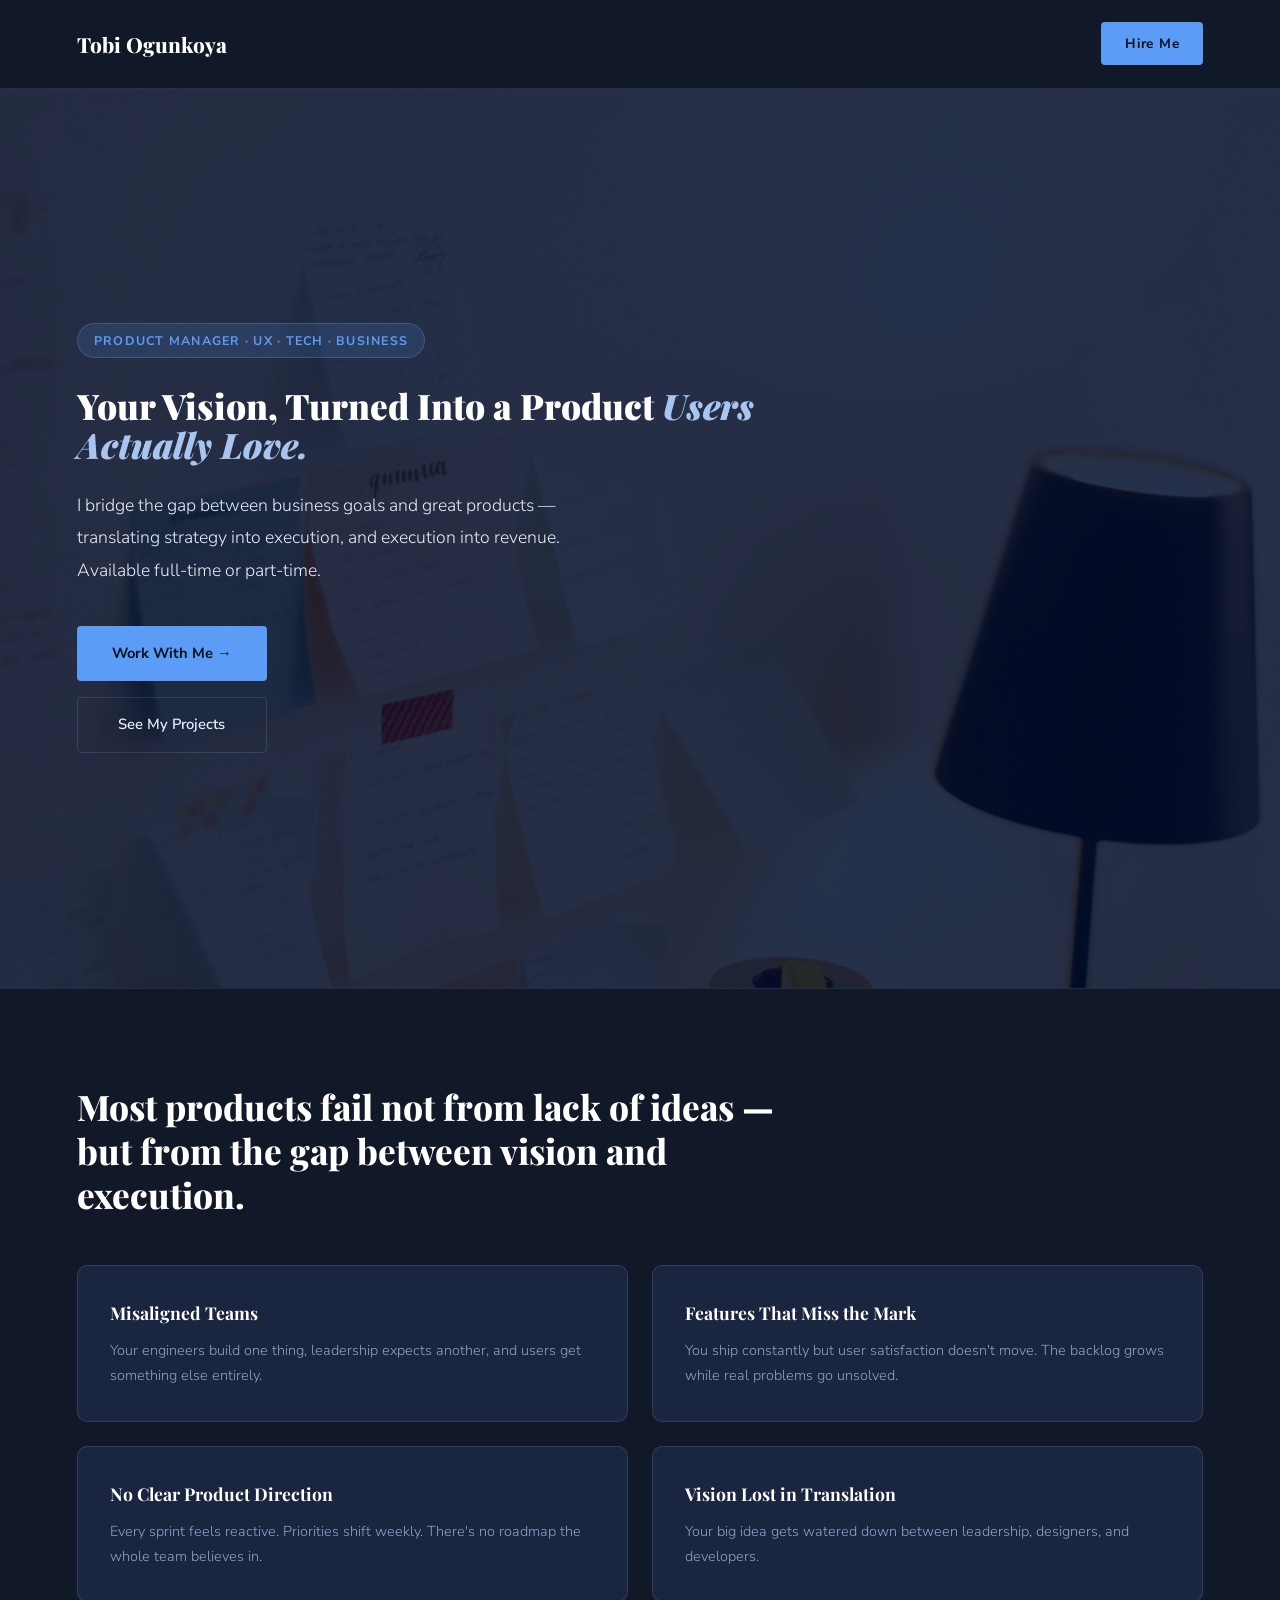
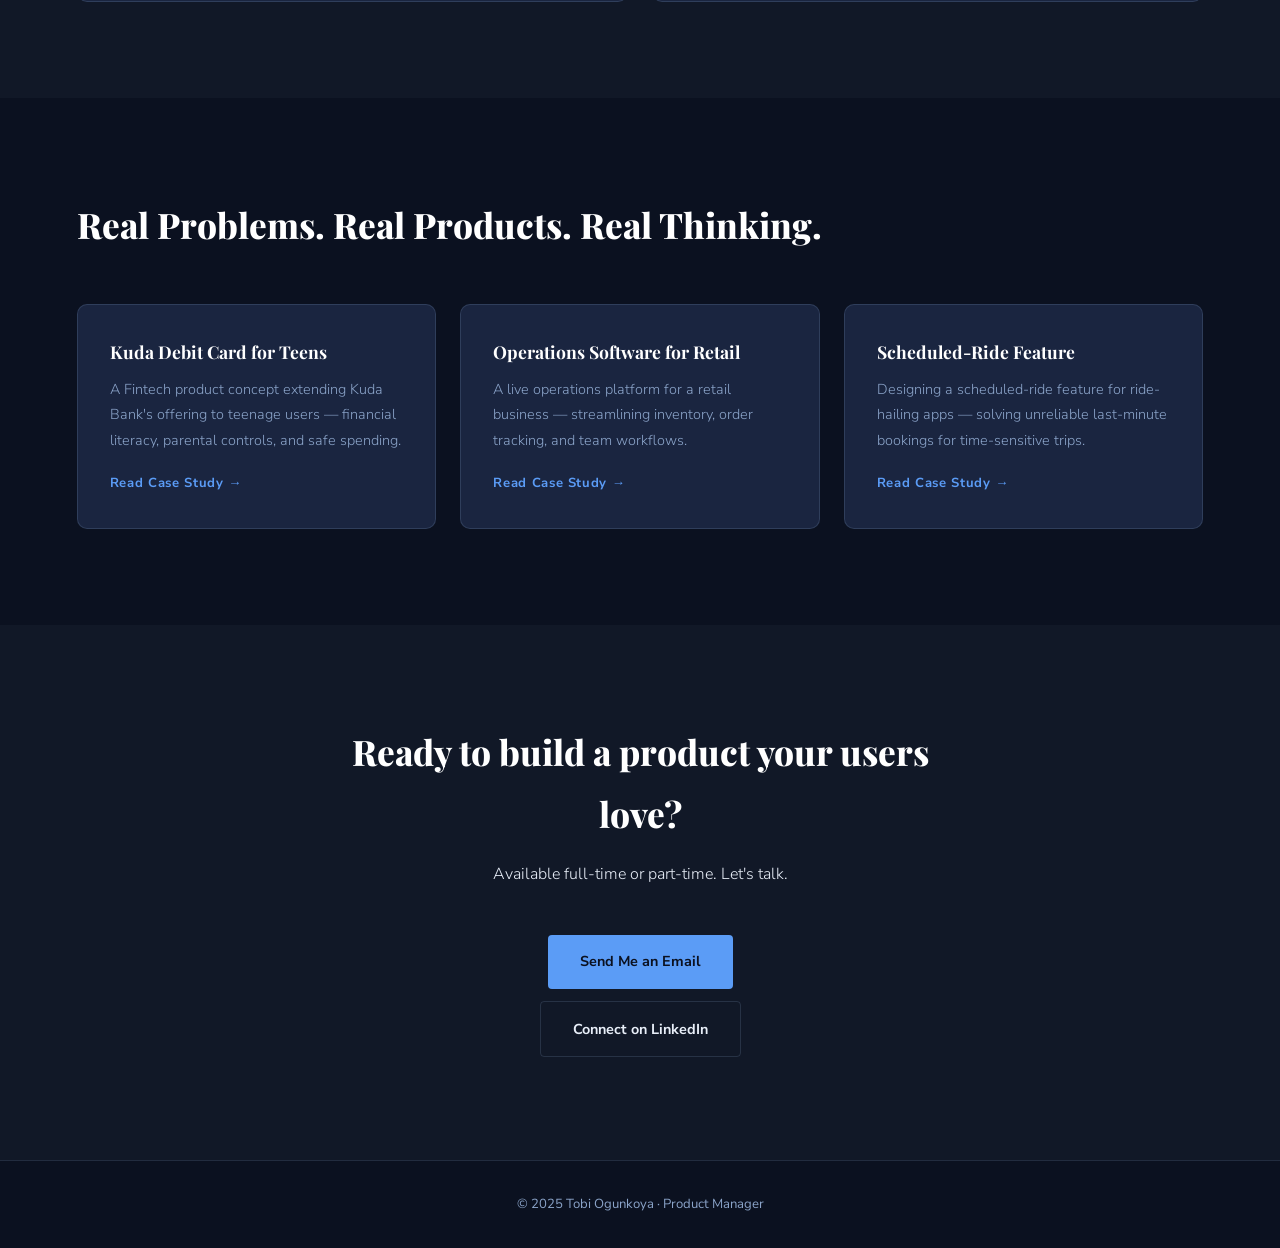
<file: index.html>
<!DOCTYPE html>
<html lang="en">

  <head>
    <meta charset="UTF-8" />
    <meta name="viewport" content="width=device-width, initial-scale=1.0" />
    <title>Tobi Ogunkoya — Product Manager</title>
    <link rel="stylesheet" href="style.css" />
    <link href="https://fonts.googleapis.com/css2?family=Playfair+Display:ital,wght@0,700;0,800;0,900;1,700&family=Nunito+Sans:wght@300;400;600;700&display=swap" rel="stylesheet" />
    <link rel="stylesheet" href="style.css" />
  </head>

  <body>

    <!-- NAVIGATION -->
    <nav>
      <p>Tobi Ogunkoya</p>
      <a href="mailto:connectwithtobi.ogunkoya@gmail.com">Hire Me</a>
    </nav>

    <!-- HERO SECTION -->
<section id="hero">
  <div class="hero-overlay"></div>
  <div class="hero-content">
    <p class="hero-tag">Product Manager · UX · Tech · Business</p>
    <h1>Your Vision, Turned Into a Product <em>Users Actually Love.</em></h1>
    <p class="hero-desc">I bridge the gap between business goals and great products — translating strategy into execution, and execution into revenue. Available full-time or part-time.</p>
    <div class="hero-buttons">
      <a href="mailto:connectwithtobi.ogunkoya@gmail.com" class="btn-primary">Work With Me →</a>
      <a href="#projects" class="btn-outline">See My Projects</a>
    </div>
  </div>
</section>

    <!-- PROBLEMS SECTION -->
    <section id="problems">
      <h2>Most products fail not from lack of ideas — but from the gap between vision and execution.</h2>
      <div class="problem-cards">
        <div class="card">
          <h3>Misaligned Teams</h3>
          <p>Your engineers build one thing, leadership expects another, and users get something else entirely.</p>
        </div>
        <div class="card">
          <h3>Features That Miss the Mark</h3>
          <p>You ship constantly but user satisfaction doesn't move. The backlog grows while real problems go unsolved.</p>
        </div>
        <div class="card">
          <h3>No Clear Product Direction</h3>
          <p>Every sprint feels reactive. Priorities shift weekly. There's no roadmap the whole team believes in.</p>
        </div>
        <div class="card">
          <h3>Vision Lost in Translation</h3>
          <p>Your big idea gets watered down between leadership, designers, and developers.</p>
        </div>
      </div>
    </section>

    <!-- PROJECTS SECTION -->
    <section id="projects">
      <h2>Real Problems. Real Products. Real Thinking.</h2>
      <div class="project-cards">

  <a href="project-kuda.html" class="card">
    <h3>Kuda Debit Card for Teens</h3>
    <p>A Fintech product concept extending Kuda Bank's offering to teenage users — financial literacy, parental controls, and safe spending.</p>
    <span class="card-link">Read Case Study →</span>
  </a>

  <a href="project-retail.html" class="card">
    <h3>Operations Software for Retail</h3>
    <p>A live operations platform for a retail business — streamlining inventory, order tracking, and team workflows.</p>
    <span class="card-link">Read Case Study →</span>
  </a>

  <a href="project-ride.html" class="card">
    <h3>Scheduled-Ride Feature</h3>
    <p>Designing a scheduled-ride feature for ride-hailing apps — solving unreliable last-minute bookings for time-sensitive trips.</p>
    <span class="card-link">Read Case Study →</span>
  </a>

</div>
    </section>

    <!-- CONTACT SECTION -->
    <section id="contact">
      <h2>Ready to build a product your users love?</h2>
      <p>Available full-time or part-time. Let's talk.</p>
      <a href="mailto:connectwithtobi.ogunkoya@gmail.com">Send Me an Email</a>
      <a href="https://www.linkedin.com/in/tobiogunkoya" target="_blank">Connect on LinkedIn</a>
    </section>

    <!-- FOOTER -->
    <footer>
      <p>© 2025 Tobi Ogunkoya · Product Manager</p>
    </footer>
<script>
  const cards = document.querySelectorAll('.card');

  const observer = new IntersectionObserver((entries) => {
    entries.forEach(entry => {
      if (entry.isIntersecting) {
        entry.target.classList.add('visible');
      }
    });
  }, { threshold: 0.15 });

  cards.forEach(card => observer.observe(card));
</script>
  </body>

</html>
</file>
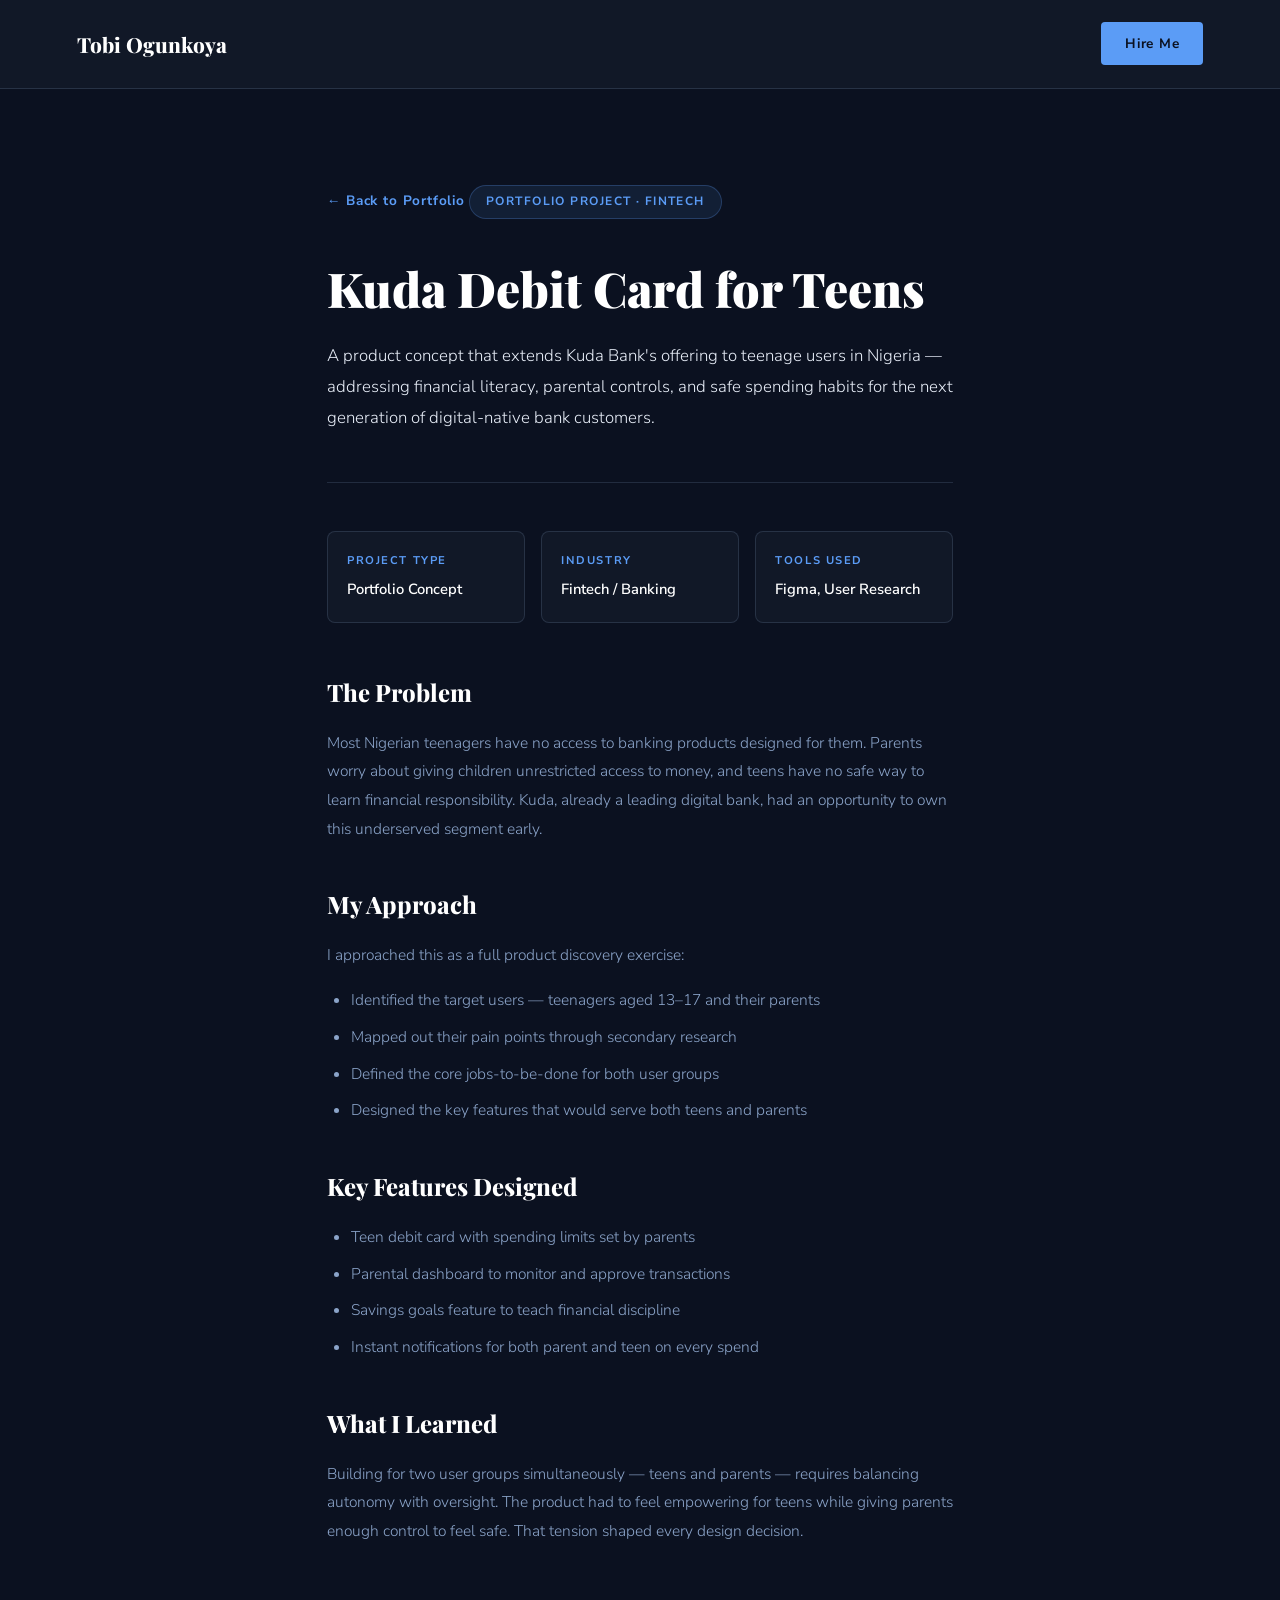
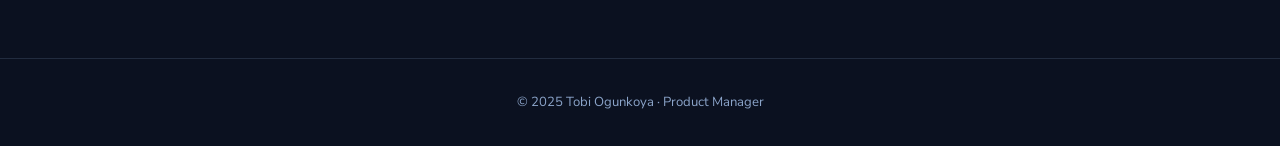
<file: project-kuda.html>
<!DOCTYPE html>
<html lang="en">
<head>
  <meta charset="UTF-8"/>
  <meta name="viewport" content="width=device-width, initial-scale=1.0"/>
  <title>Kuda Debit Card for Teens — Tobi Ogunkoya</title>
  <link href="https://fonts.googleapis.com/css2?family=Playfair+Display:ital,wght@0,700;0,800;0,900;1,700&family=Nunito+Sans:wght@300;400;600;700&display=swap" rel="stylesheet"/>
  <link rel="stylesheet" href="style.css"/>
  <style>
    .case-study {
      max-width: 780px;
      margin: 0 auto;
      padding: 6rem 6%;
    }
    .back-link {
      display: inline-flex;
      align-items: center;
      gap: 0.5rem;
      color: var(--blue-bright);
      text-decoration: none;
      font-weight: 700;
      font-size: 0.85rem;
      letter-spacing: 0.06em;
      margin-bottom: 3rem;
      transition: gap 0.2s;
    }
    .back-link:hover { gap: 0.8rem; }
    .case-tag {
      display: inline-block;
      background: rgba(91,156,246,0.1);
      border: 1px solid rgba(91,156,246,0.25);
      color: var(--blue-bright);
      padding: 0.35rem 1rem;
      border-radius: 40px;
      font-size: 0.75rem;
      font-weight: 700;
      letter-spacing: 0.12em;
      text-transform: uppercase;
      margin-bottom: 1.5rem;
    }
    .case-study h1 {
      font-family: 'Playfair Display', serif;
      font-size: clamp(2rem, 4vw, 3rem);
      font-weight: 900;
      line-height: 1.15;
      color: var(--white);
      margin-bottom: 1.5rem;
    }
    .case-study .intro {
      font-size: 1.05rem;
      color: var(--off-white);
      font-weight: 300;
      line-height: 1.85;
      margin-bottom: 3rem;
      padding-bottom: 3rem;
      border-bottom: 1px solid var(--border);
    }
    .case-study h2 {
      font-family: 'Playfair Display', serif;
      font-size: 1.5rem;
      font-weight: 800;
      color: var(--white);
      margin-bottom: 1rem;
      margin-top: 2.5rem;
    }
    .case-study p {
      font-size: 0.97rem;
      color: var(--muted);
      font-weight: 300;
      line-height: 1.85;
      margin-bottom: 1rem;
    }
    .case-study ul {
      padding-left: 1.5rem;
      margin-bottom: 1rem;
    }
    .case-study ul li {
      font-size: 0.97rem;
      color: var(--muted);
      font-weight: 300;
      line-height: 1.85;
      margin-bottom: 0.5rem;
    }
    .meta-grid {
      display: grid;
      grid-template-columns: repeat(3, 1fr);
      gap: 1rem;
      margin-bottom: 3rem;
    }
    .meta-box {
      background: var(--midnight2);
      border: 1px solid var(--border);
      border-radius: 8px;
      padding: 1.2rem;
    }
    .meta-label {
      font-size: 0.7rem;
      font-weight: 700;
      letter-spacing: 0.14em;
      text-transform: uppercase;
      color: var(--blue-bright);
      margin-bottom: 0.4rem;
    }
    .meta-value {
      font-size: 0.92rem;
      color: var(--white);
      font-weight: 600;
    }
  </style>
</head>
<body>
  <nav>
    <p>Tobi Ogunkoya</p>
    <a href="mailto:connectwithtobi.ogunkoya@gmail.com">Hire Me</a>
  </nav>

  <div class="case-study">
    <a href="index.html" class="back-link">← Back to Portfolio</a>
    <div class="case-tag">Portfolio Project · Fintech</div>
    <h1>Kuda Debit Card for Teens</h1>
    <p class="intro">
      A product concept that extends Kuda Bank's offering to teenage users in Nigeria — addressing financial literacy, parental controls, and safe spending habits for the next generation of digital-native bank customers.
    </p>

    <div class="meta-grid">
      <div class="meta-box">
        <div class="meta-label">Project Type</div>
        <div class="meta-value">Portfolio Concept</div>
      </div>
      <div class="meta-box">
        <div class="meta-label">Industry</div>
        <div class="meta-value">Fintech / Banking</div>
      </div>
      <div class="meta-box">
        <div class="meta-label">Tools Used</div>
        <div class="meta-value">Figma, User Research</div>
      </div>
    </div>

    <h2>The Problem</h2>
    <p>
      Most Nigerian teenagers have no access to banking products designed for them. Parents worry about giving children unrestricted access to money, and teens have no safe way to learn financial responsibility. Kuda, already a leading digital bank, had an opportunity to own this underserved segment early.
    </p>

    <h2>My Approach</h2>
    <p>I approached this as a full product discovery exercise:</p>
    <ul>
      <li>Identified the target users — teenagers aged 13–17 and their parents</li>
      <li>Mapped out their pain points through secondary research</li>
      <li>Defined the core jobs-to-be-done for both user groups</li>
      <li>Designed the key features that would serve both teens and parents</li>
    </ul>

    <h2>Key Features Designed</h2>
    <ul>
      <li>Teen debit card with spending limits set by parents</li>
      <li>Parental dashboard to monitor and approve transactions</li>
      <li>Savings goals feature to teach financial discipline</li>
      <li>Instant notifications for both parent and teen on every spend</li>
    </ul>

    <h2>What I Learned</h2>
    <p>
      Building for two user groups simultaneously — teens and parents — requires balancing autonomy with oversight. The product had to feel empowering for teens while giving parents enough control to feel safe. That tension shaped every design decision.
    </p>
  </div>

  <footer>
    <p>© 2025 Tobi Ogunkoya · Product Manager</p>
  </footer>
</body>
</html>
</file>
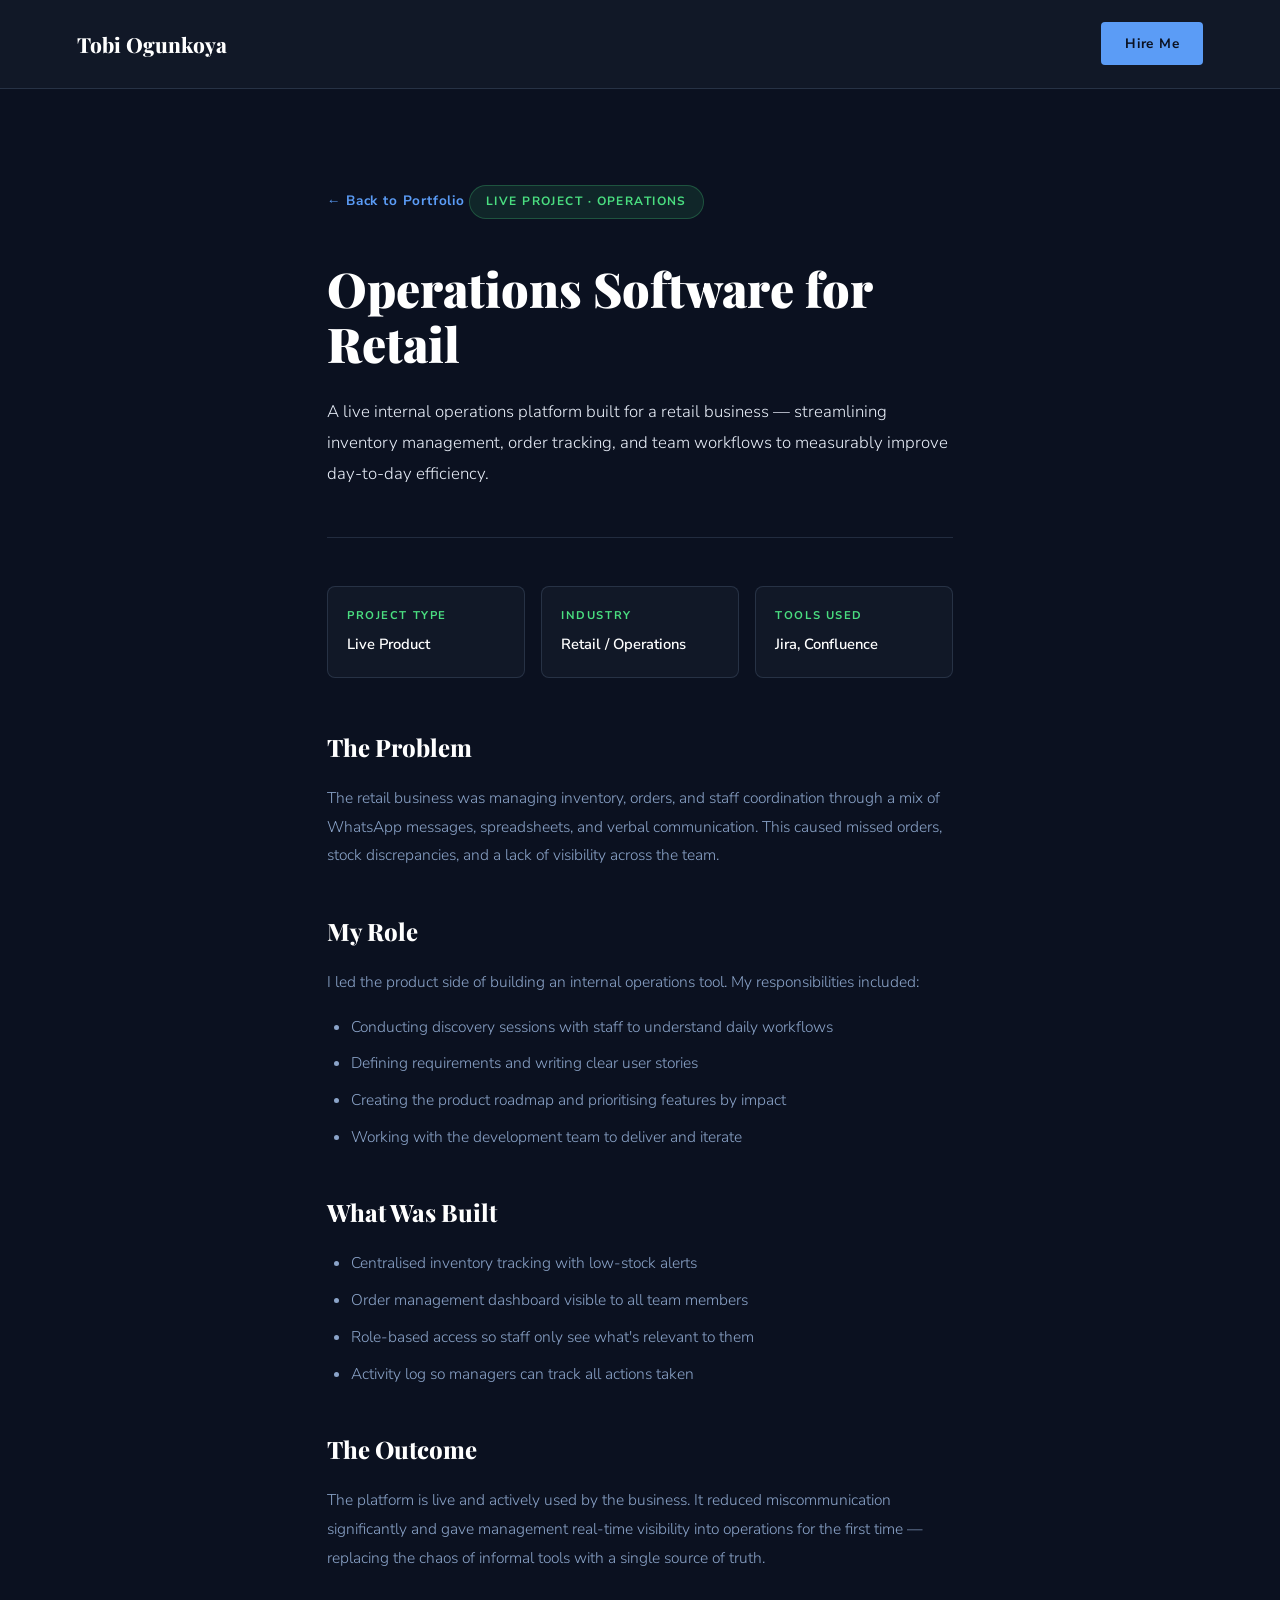
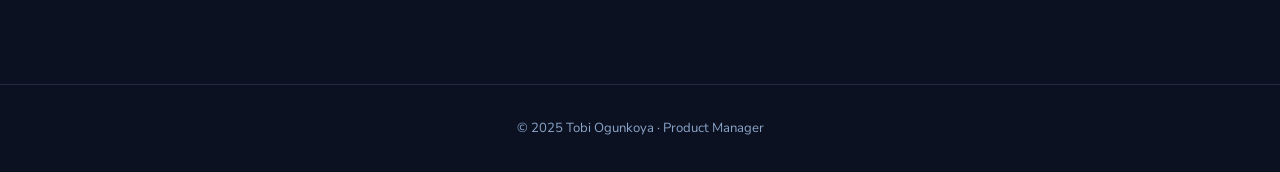
<file: project-retail.html>
<!DOCTYPE html>
<html lang="en">
<head>
  <meta charset="UTF-8"/>
  <meta name="viewport" content="width=device-width, initial-scale=1.0"/>
  <title>Retail Operations Software — Tobi Ogunkoya</title>
  <link href="https://fonts.googleapis.com/css2?family=Playfair+Display:ital,wght@0,700;0,800;0,900;1,700&family=Nunito+Sans:wght@300;400;600;700&display=swap" rel="stylesheet"/>
  <link rel="stylesheet" href="style.css"/>
  <style>
    .case-study { max-width: 780px; margin: 0 auto; padding: 6rem 6%; }
    .back-link { display: inline-flex; align-items: center; gap: 0.5rem; color: var(--blue-bright); text-decoration: none; font-weight: 700; font-size: 0.85rem; letter-spacing: 0.06em; margin-bottom: 3rem; transition: gap 0.2s; }
    .back-link:hover { gap: 0.8rem; }
    .case-tag { display: inline-block; background: rgba(74,222,128,0.1); border: 1px solid rgba(74,222,128,0.25); color: #4ade80; padding: 0.35rem 1rem; border-radius: 40px; font-size: 0.75rem; font-weight: 700; letter-spacing: 0.12em; text-transform: uppercase; margin-bottom: 1.5rem; }
    .case-study h1 { font-family: 'Playfair Display', serif; font-size: clamp(2rem, 4vw, 3rem); font-weight: 900; line-height: 1.15; color: var(--white); margin-bottom: 1.5rem; }
    .case-study .intro { font-size: 1.05rem; color: var(--off-white); font-weight: 300; line-height: 1.85; margin-bottom: 3rem; padding-bottom: 3rem; border-bottom: 1px solid var(--border); }
    .case-study h2 { font-family: 'Playfair Display', serif; font-size: 1.5rem; font-weight: 800; color: var(--white); margin-bottom: 1rem; margin-top: 2.5rem; }
    .case-study p { font-size: 0.97rem; color: var(--muted); font-weight: 300; line-height: 1.85; margin-bottom: 1rem; }
    .case-study ul { padding-left: 1.5rem; margin-bottom: 1rem; }
    .case-study ul li { font-size: 0.97rem; color: var(--muted); font-weight: 300; line-height: 1.85; margin-bottom: 0.5rem; }
    .meta-grid { display: grid; grid-template-columns: repeat(3, 1fr); gap: 1rem; margin-bottom: 3rem; }
    .meta-box { background: var(--midnight2); border: 1px solid var(--border); border-radius: 8px; padding: 1.2rem; }
    .meta-label { font-size: 0.7rem; font-weight: 700; letter-spacing: 0.14em; text-transform: uppercase; color: #4ade80; margin-bottom: 0.4rem; }
    .meta-value { font-size: 0.92rem; color: var(--white); font-weight: 600; }
  </style>
</head>
<body>
  <nav>
    <p>Tobi Ogunkoya</p>
    <a href="mailto:connectwithtobi.ogunkoya@gmail.com">Hire Me</a>
  </nav>

  <div class="case-study">
    <a href="index.html" class="back-link">← Back to Portfolio</a>
    <div class="case-tag">Live Project · Operations</div>
    <h1>Operations Software for Retail</h1>
    <p class="intro">
      A live internal operations platform built for a retail business — streamlining inventory management, order tracking, and team workflows to measurably improve day-to-day efficiency.
    </p>

    <div class="meta-grid">
      <div class="meta-box">
        <div class="meta-label">Project Type</div>
        <div class="meta-value">Live Product</div>
      </div>
      <div class="meta-box">
        <div class="meta-label">Industry</div>
        <div class="meta-value">Retail / Operations</div>
      </div>
      <div class="meta-box">
        <div class="meta-label">Tools Used</div>
        <div class="meta-value">Jira, Confluence</div>
      </div>
    </div>

    <h2>The Problem</h2>
    <p>
      The retail business was managing inventory, orders, and staff coordination through a mix of WhatsApp messages, spreadsheets, and verbal communication. This caused missed orders, stock discrepancies, and a lack of visibility across the team.
    </p>

    <h2>My Role</h2>
    <p>I led the product side of building an internal operations tool. My responsibilities included:</p>
    <ul>
      <li>Conducting discovery sessions with staff to understand daily workflows</li>
      <li>Defining requirements and writing clear user stories</li>
      <li>Creating the product roadmap and prioritising features by impact</li>
      <li>Working with the development team to deliver and iterate</li>
    </ul>

    <h2>What Was Built</h2>
    <ul>
      <li>Centralised inventory tracking with low-stock alerts</li>
      <li>Order management dashboard visible to all team members</li>
      <li>Role-based access so staff only see what's relevant to them</li>
      <li>Activity log so managers can track all actions taken</li>
    </ul>

    <h2>The Outcome</h2>
    <p>
      The platform is live and actively used by the business. It reduced miscommunication significantly and gave management real-time visibility into operations for the first time — replacing the chaos of informal tools with a single source of truth.
    </p>
  </div>

  <footer>
    <p>© 2025 Tobi Ogunkoya · Product Manager</p>
  </footer>
</body>
</html>
</file>
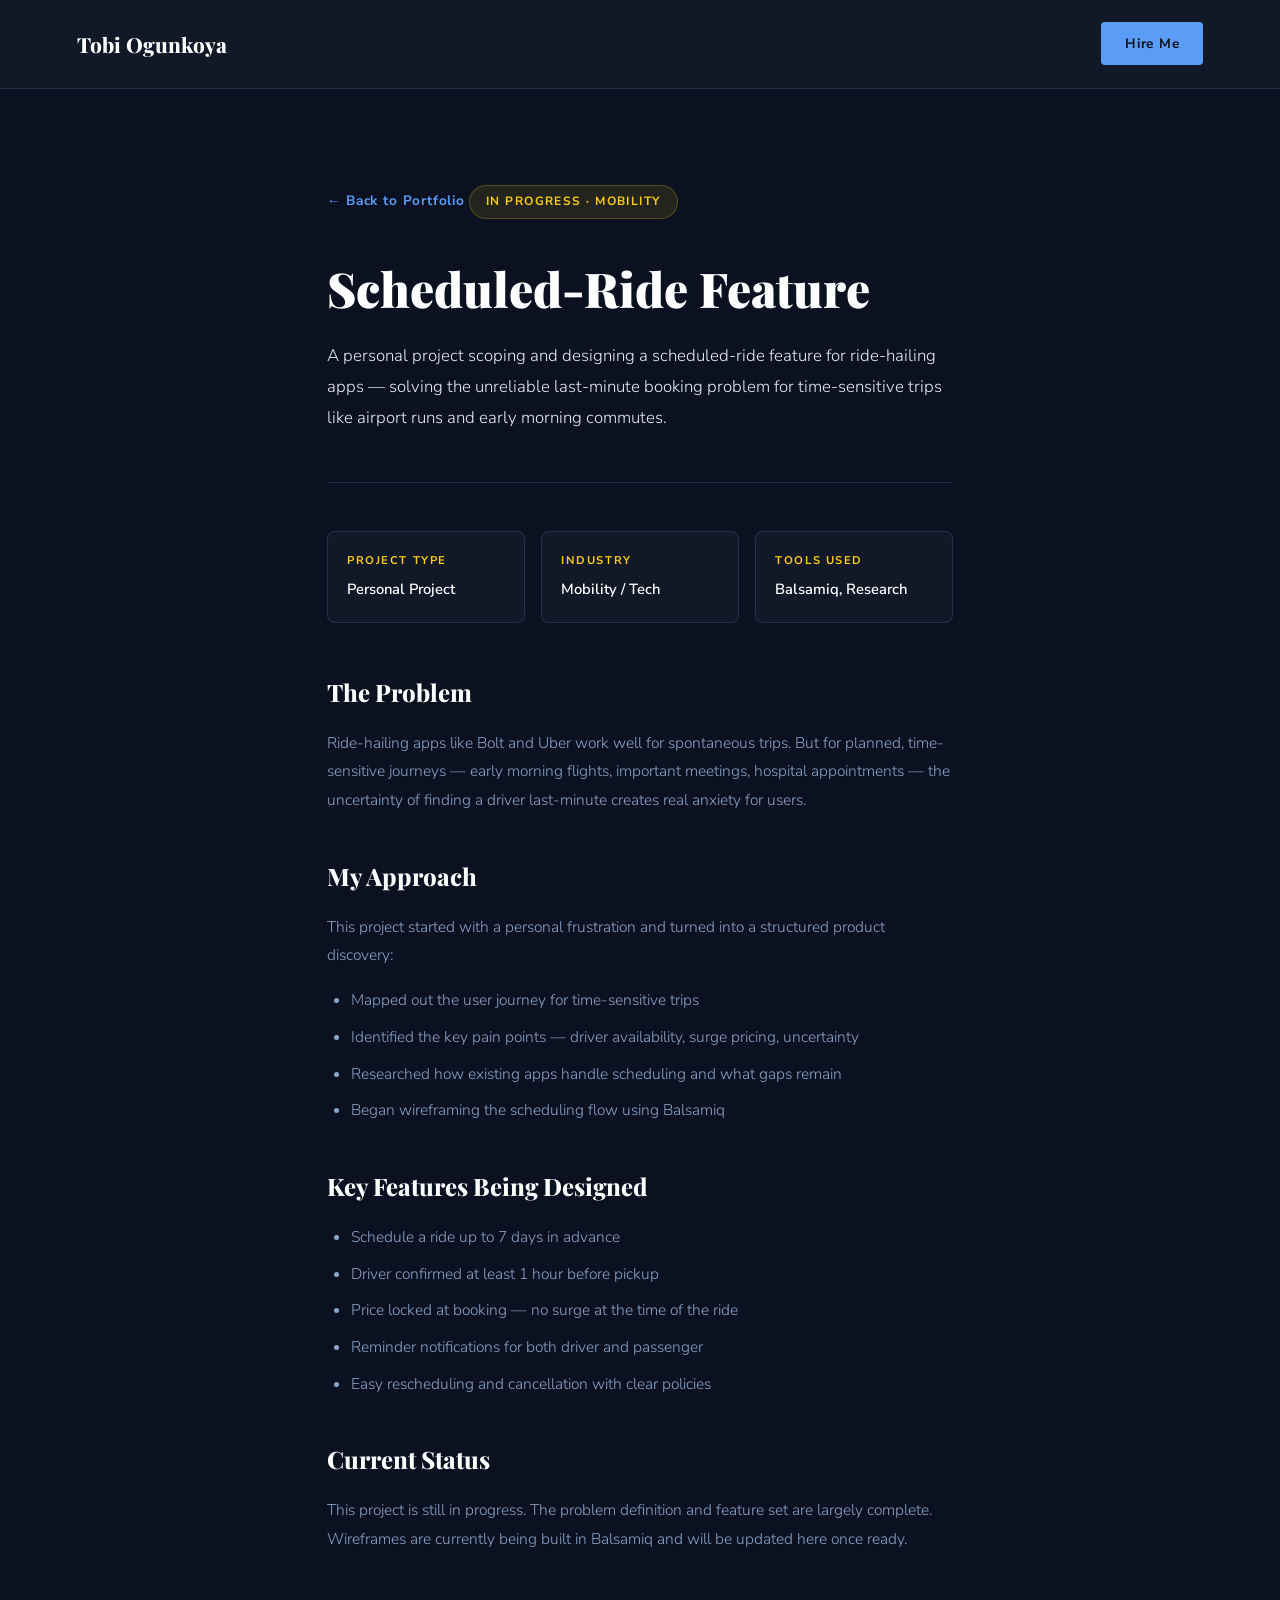
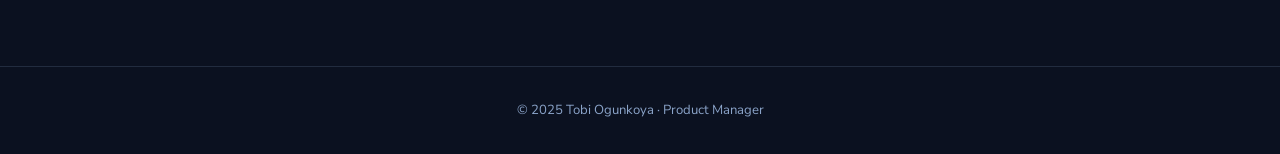
<file: project-ride.html>
<!DOCTYPE html>
<html lang="en">
<head>
  <meta charset="UTF-8"/>
  <meta name="viewport" content="width=device-width, initial-scale=1.0"/>
  <title>Scheduled-Ride Feature — Tobi Ogunkoya</title>
  <link href="https://fonts.googleapis.com/css2?family=Playfair+Display:ital,wght@0,700;0,800;0,900;1,700&family=Nunito+Sans:wght@300;400;600;700&display=swap" rel="stylesheet"/>
  <link rel="stylesheet" href="style.css"/>
  <style>
    .case-study { max-width: 780px; margin: 0 auto; padding: 6rem 6%; }
    .back-link { display: inline-flex; align-items: center; gap: 0.5rem; color: var(--blue-bright); text-decoration: none; font-weight: 700; font-size: 0.85rem; letter-spacing: 0.06em; margin-bottom: 3rem; transition: gap 0.2s; }
    .back-link:hover { gap: 0.8rem; }
    .case-tag { display: inline-block; background: rgba(250,204,21,0.1); border: 1px solid rgba(250,204,21,0.25); color: #facc15; padding: 0.35rem 1rem; border-radius: 40px; font-size: 0.75rem; font-weight: 700; letter-spacing: 0.12em; text-transform: uppercase; margin-bottom: 1.5rem; }
    .case-study h1 { font-family: 'Playfair Display', serif; font-size: clamp(2rem, 4vw, 3rem); font-weight: 900; line-height: 1.15; color: var(--white); margin-bottom: 1.5rem; }
    .case-study .intro { font-size: 1.05rem; color: var(--off-white); font-weight: 300; line-height: 1.85; margin-bottom: 3rem; padding-bottom: 3rem; border-bottom: 1px solid var(--border); }
    .case-study h2 { font-family: 'Playfair Display', serif; font-size: 1.5rem; font-weight: 800; color: var(--white); margin-bottom: 1rem; margin-top: 2.5rem; }
    .case-study p { font-size: 0.97rem; color: var(--muted); font-weight: 300; line-height: 1.85; margin-bottom: 1rem; }
    .case-study ul { padding-left: 1.5rem; margin-bottom: 1rem; }
    .case-study ul li { font-size: 0.97rem; color: var(--muted); font-weight: 300; line-height: 1.85; margin-bottom: 0.5rem; }
    .meta-grid { display: grid; grid-template-columns: repeat(3, 1fr); gap: 1rem; margin-bottom: 3rem; }
    .meta-box { background: var(--midnight2); border: 1px solid var(--border); border-radius: 8px; padding: 1.2rem; }
    .meta-label { font-size: 0.7rem; font-weight: 700; letter-spacing: 0.14em; text-transform: uppercase; color: #facc15; margin-bottom: 0.4rem; }
    .meta-value { font-size: 0.92rem; color: var(--white); font-weight: 600; }
  </style>
</head>
<body>
  <nav>
    <p>Tobi Ogunkoya</p>
    <a href="mailto:connectwithtobi.ogunkoya@gmail.com">Hire Me</a>
  </nav>

  <div class="case-study">
    <a href="index.html" class="back-link">← Back to Portfolio</a>
    <div class="case-tag">In Progress · Mobility</div>
    <h1>Scheduled-Ride Feature</h1>
    <p class="intro">
      A personal project scoping and designing a scheduled-ride feature for ride-hailing apps — solving the unreliable last-minute booking problem for time-sensitive trips like airport runs and early morning commutes.
    </p>

    <div class="meta-grid">
      <div class="meta-box">
        <div class="meta-label">Project Type</div>
        <div class="meta-value">Personal Project</div>
      </div>
      <div class="meta-box">
        <div class="meta-label">Industry</div>
        <div class="meta-value">Mobility / Tech</div>
      </div>
      <div class="meta-box">
        <div class="meta-label">Tools Used</div>
        <div class="meta-value">Balsamiq, Research</div>
      </div>
    </div>

    <h2>The Problem</h2>
    <p>
      Ride-hailing apps like Bolt and Uber work well for spontaneous trips. But for planned, time-sensitive journeys — early morning flights, important meetings, hospital appointments — the uncertainty of finding a driver last-minute creates real anxiety for users.
    </p>

    <h2>My Approach</h2>
    <p>This project started with a personal frustration and turned into a structured product discovery:</p>
    <ul>
      <li>Mapped out the user journey for time-sensitive trips</li>
      <li>Identified the key pain points — driver availability, surge pricing, uncertainty</li>
      <li>Researched how existing apps handle scheduling and what gaps remain</li>
      <li>Began wireframing the scheduling flow using Balsamiq</li>
    </ul>

    <h2>Key Features Being Designed</h2>
    <ul>
      <li>Schedule a ride up to 7 days in advance</li>
      <li>Driver confirmed at least 1 hour before pickup</li>
      <li>Price locked at booking — no surge at the time of the ride</li>
      <li>Reminder notifications for both driver and passenger</li>
      <li>Easy rescheduling and cancellation with clear policies</li>
    </ul>

    <h2>Current Status</h2>
    <p>
      This project is still in progress. The problem definition and feature set are largely complete. Wireframes are currently being built in Balsamiq and will be updated here once ready.
    </p>
  </div>

  <footer>
    <p>© 2025 Tobi Ogunkoya · Product Manager</p>
  </footer>
</body>
</html>
</file>
<file: style.css>
/* ── COLOUR PALETTE & GLOBAL VARIABLES ── */
:root {
  --midnight:    #0b1120;
  --midnight2:   #111827;
  --midnight3:   #1a2540;
  --blue-bright: #5b9cf6;
  --blue-light:  #a8c5f0;
  --white:       #ffffff;
  --off-white:   #e8eef8;
  --muted:       #8ba4c9;
  --border:      rgba(168, 197, 240, 0.15);
}

/* ── RESET — removes browser default spacing ── */
*, *::before, *::after {
  box-sizing: border-box;
  margin: 0;
  padding: 0;
}

/* ── BASE BODY STYLES ── */
body {
  background-color: var(--midnight);
  color: var(--white);
  font-family: 'Nunito Sans', sans-serif;
  font-weight: 400;
  line-height: 1.75;
}

/* ── NAVIGATION ── */
nav {
  display: flex;
  justify-content: space-between;
  align-items: center;
  padding: 1.4rem 6%;
  background-color: var(--midnight2);
  border-bottom: 1px solid var(--border);
  position: sticky;
  top: 0;
}

nav p {
  font-family: 'Playfair Display', serif;
  font-size: 1.3rem;
  font-weight: 800;
  color: var(--white);
}

nav a {
  background-color: var(--blue-bright);
  color: var(--midnight);
  padding: 0.6rem 1.5rem;
  border-radius: 4px;
  text-decoration: none;
  font-weight: 700;
  font-size: 0.85rem;
  letter-spacing: 0.05em;
}

nav a:hover {
  opacity: 0.85;
}

/* ── HERO ── */
#hero {
  min-height: 100vh;
  position: relative;
  display: flex;
  align-items: center;
  padding: 6rem 6%;
  border-bottom: 1px solid var(--border);

  /* Your background image */
  background-image: url('hero-bg.jpg');
  background-size: cover;
  background-position: center;
  background-repeat: no-repeat;
}

/* Dark overlay that sits on top of the image */
  .hero-overlay {
  position: absolute;
  inset: 0;
  background: rgba(1, 13, 44, 0.85);
  z-index: 1;
}


/* Content sits above the overlay */
.hero-content {
  position: relative;
  z-index: 2;
  max-width: 700px;
}

.hero-tag {
  display: inline-block;
  background: rgba(91, 156, 246, 0.15);
  border: 1px solid rgba(91, 156, 246, 0.3);
  color: var(--blue-bright);
  padding: 0.35rem 1rem;
  border-radius: 40px;
  font-size: 0.78rem;
  font-weight: 700;
  letter-spacing: 0.1em;
  text-transform: uppercase;
  margin-bottom: 1.8rem;
}

#hero h1 {
  font-family: 'Playfair Display', serif;
  font-size: 3.8rem;
  font-weight: 900;
  line-height: 1.1;
  color: var(--white);
  margin-bottom: 1.5rem;
}

#hero h1 em {
  font-style: italic;
  color: var(--blue-light);
}

.hero-desc {
  font-size: 1.1rem;
  font-weight: 300;
  color: var(--off-white);
  max-width: 520px;
  line-height: 1.85;
  margin-bottom: 2.5rem;
}

.hero-buttons {
  display: flex;
  gap: 1rem;
  flex-wrap: wrap;
  width: fit-content;
}

.btn-primary {
  display: inline-block;
  background-color: var(--blue-bright);
  color: var(--midnight);
  padding: 0.9rem 2.2rem;
  border-radius: 4px;
  text-decoration: none;
  font-weight: 700;
  font-size: 0.92rem;
  transition: opacity 0.2s;
}

.btn-primary:hover {
  opacity: 0.88;
}

.btn-outline {
  display: inline-block;
  border: 1.5px solid var(--border);
  color: var(--off-white);
  padding: 0.9rem 2.2rem;
  border-radius: 4px;
  text-decoration: none;
  font-weight: 600;
  font-size: 0.92rem;
  transition: border-color 0.2s, color 0.2s;
}

.btn-outline:hover {
  border-color: var(--blue-bright);
  color: var(--blue-light);
}

/* ── PROBLEMS ── */
#problems {
  padding: 6rem 6%;
  background-color: var(--midnight2);
}

#problems h2 {
  font-family: 'Playfair Display', serif;
  font-size: 2.2rem;
  font-weight: 800;
  line-height: 1.25;
  max-width: 700px;
  color: var(--white);
  margin-bottom: 3rem;
}

.problem-cards {
  display: grid;
  grid-template-columns: repeat(2, 1fr);
  gap: 1.5rem;
}

.card {
  background-color: var(--midnight3);
  border: 1px solid var(--border);
  border-radius: 10px;
  padding: 2rem;
}

.card h3 {
  font-family: 'Playfair Display', serif;
  font-size: 1.1rem;
  font-weight: 700;
  color: var(--white);
  margin-bottom: 0.6rem;
}

.card p {
  font-size: 0.9rem;
  color: var(--muted);
  font-weight: 300;
  line-height: 1.75;
}

.card:hover {
  border-color: var(--blue-bright);
}

/* ── PROJECTS ── */
#projects {
  padding: 6rem 6%;
}

#projects h2 {
  font-family: 'Playfair Display', serif;
  font-size: 2.2rem;
  font-weight: 800;
  color: var(--white);
  margin-bottom: 3rem;
}

.project-cards {
  display: grid;
  grid-template-columns: repeat(3, 1fr);
  gap: 1.5rem;
}

/* ── CONTACT ── */
#contact {
  padding: 6rem 6%;
  background-color: var(--midnight2);
  text-align: center;
  display: flex;
  flex-direction: column;
  align-items: center;
}

#contact h2 {
  font-family: 'Playfair Display', serif;
  font-size: 2.2rem;
  font-weight: 800;
  color: var(--white);
  margin-bottom: 1rem;
  max-width: 600px;
}

#contact p {
  color: var(--off-white);
  font-weight: 300;
  margin-bottom: 2.5rem;
}

#contact a {
  display: inline-block;
  text-decoration: none;
  padding: 0.9rem 2rem;
  border-radius: 4px;
  font-weight: 700;
  font-size: 0.9rem;
  margin: 0.4rem;
}

#contact a:first-of-type {
  background-color: var(--blue-bright);
  color: var(--midnight);
}

#contact a:last-of-type {
  border: 1.5px solid var(--border);
  color: var(--off-white);
}

#contact a:hover {
  opacity: 0.85;
}

/* Wrapper to keep buttons on same row */
.contact-buttons {
  display: flex;
  gap: 1rem;
  flex-wrap: wrap;
  justify-content: center;
}

/* ── FOOTER ── */
footer {
  padding: 2rem 6%;
  border-top: 1px solid var(--border);
  text-align: center;
}

footer p {
  font-size: 0.82rem;
  color: var(--muted);
}

/* ────────────────────────────────
   RESPONSIVE — TABLET (max 900px)
──────────────────────────────── */
@media (max-width: 900px) {

  /* Projects: 3 columns → 2 columns */
  .project-cards {
    grid-template-columns: repeat(2, 1fr);
  }

  /* Hero heading slightly smaller */
  #hero h1 {
    font-size: 2.8rem;
  }

}


/* ────────────────────────────────
   RESPONSIVE — MOBILE (max 600px)
──────────────────────────────── */
@media (max-width: 600px) {

  /* Hero heading smaller on phone */
  #hero h1 {
    font-size: 2rem;
  }

  /* Hero section less top padding on small screens */
  #hero {
    padding: 4rem 5%;
    min-height: auto;
  }

  /* Problem cards: 2 columns → 1 column */
  .problem-cards {
    grid-template-columns: 1fr;
  }

  /* Project cards: 2 columns → 1 column */
  .project-cards {
    grid-template-columns: 1fr;
  }

  /* Nav: shrink padding and logo text */
  nav {
    padding: 1rem 5%;
  }

  nav p {
    font-size: 1rem;
  }

  /* Problems heading smaller */
  #problems h2 {
    font-size: 1.6rem;
  }

  /* Projects heading smaller */
  #projects h2 {
    font-size: 1.6rem;
  }

  /* Contact heading smaller */
  #contact h2 {
    font-size: 1.6rem;
  }

  /* Contact buttons stack vertically */
  #contact a {
    display: block;
    width: 100%;
    text-align: center;
    margin: 0.4rem 0;
  }

  /* General section padding reduced */
  #problems,
  #projects,
  #contact {
    padding: 4rem 5%;
  }

}
#hero h1 {
    font-size: 2.2rem;
  }

  .hero-buttons {
    flex-direction: column;
  }

  .btn-primary,
  .btn-outline {
    text-align: center;
  }
  /* ── CLICKABLE PROJECT CARDS ── */
a.card {
  display: block;
  text-decoration: none;
  color: inherit;
  transition: transform 0.3s, border-color 0.3s, box-shadow 0.3s;
}

a.card:hover {
  transform: translateY(-5px);
  border-color: var(--blue-bright);
  box-shadow: 0 20px 50px rgba(0, 0, 0, 0.4);
}

.card-link {
  display: inline-block;
  margin-top: 1.2rem;
  font-size: 0.82rem;
  font-weight: 700;
  color: var(--blue-bright);
  letter-spacing: 0.05em;
}
/* ── CARD ENTRANCE ANIMATION ── */
@keyframes slideUp {
  from {
    opacity: 0;
    transform: translateY(30px);
  }
  to {
    opacity: 1;
    transform: translateY(0);
  }
}

.card {
  opacity: 0;
  transition: transform 0.3s, border-color 0.3s;
}

.card.visible {
  animation: slideUp 0.6s ease forwards;
}

/* Stagger each card so they animate one after another */
.card:nth-child(1) { animation-delay: 0s; }
.card:nth-child(2) { animation-delay: 0.15s; }
.card:nth-child(3) { animation-delay: 0.3s; }
.card:nth-child(4) { animation-delay: 0.45s; }

/* ── HERO TEXT ANIMATIONS ── */
@keyframes fadeUp {
  from {
    opacity: 0;
    transform: translateY(24px);
  }
  to {
    opacity: 1;
    transform: translateY(0);
  }
}

.hero-tag {
  animation: fadeUp 0.7s ease both;
}

#hero h1 {
  animation: fadeUp 0.7s 0.2s ease both;
}

.hero-desc {
  animation: fadeUp 0.7s 0.4s ease both;
}

.hero-buttons {
  animation: fadeUp 0.7s 0.6s ease both;
}
</file>
